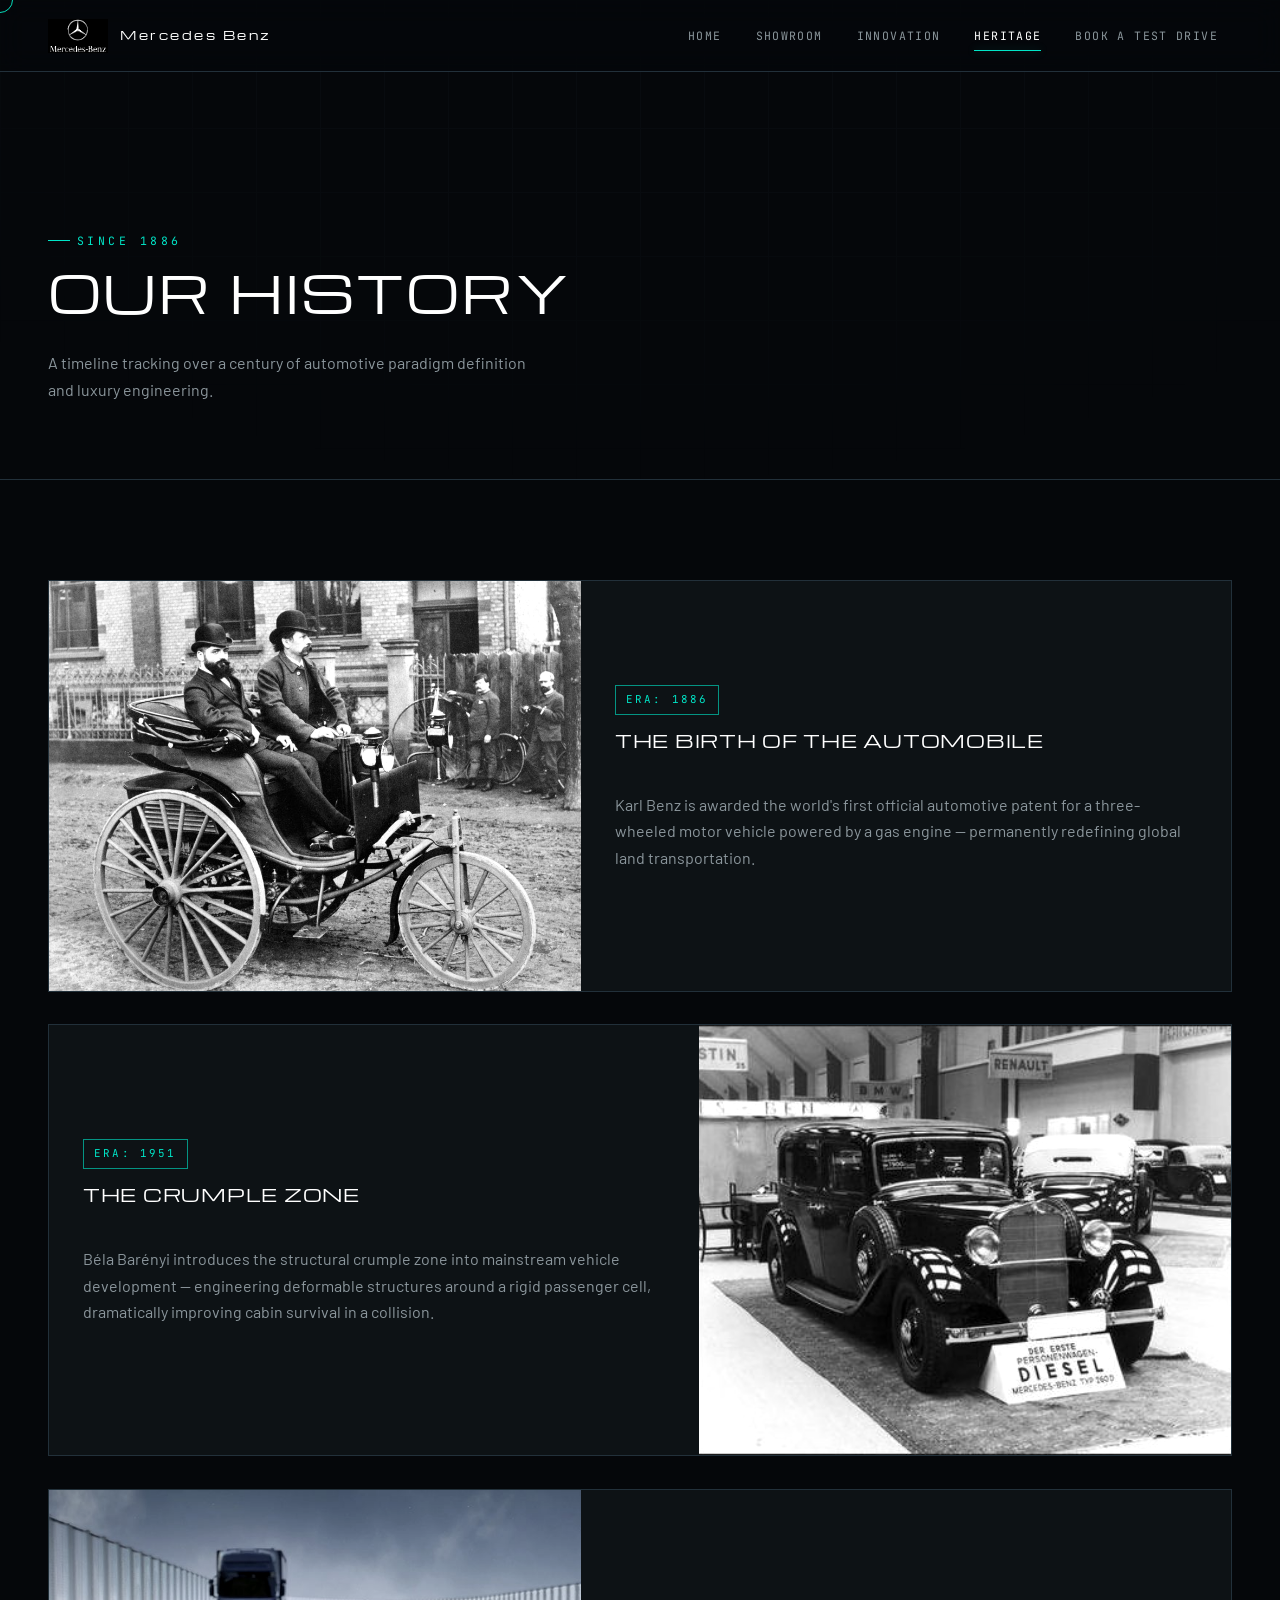
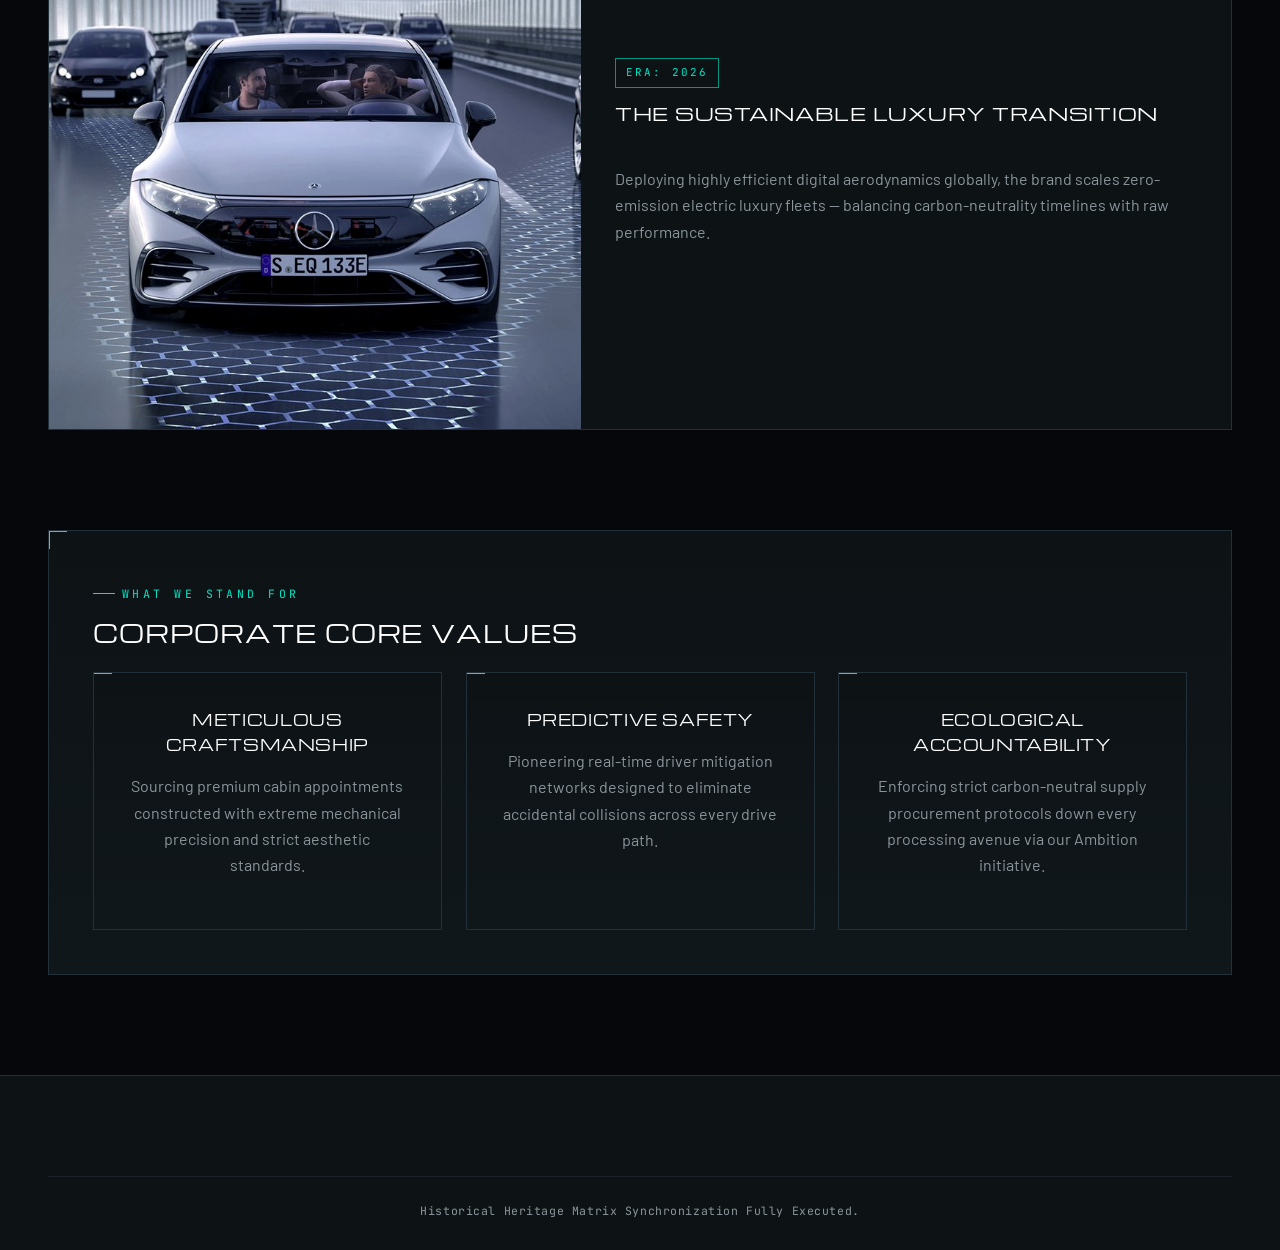
<file: about.html>
<!DOCTYPE html>
<html lang="en">
<head>
<meta charset="UTF-8">
<meta name="viewport" content="width=device-width, initial-scale=1.0">
<title>Heritage | Our History</title>
<link rel="icon" href="logo.jfif">
<link rel="preconnect" href="https://fonts.googleapis.com">
<link href="https://fonts.googleapis.com/css2?family=Michroma&family=Barlow:wght@300;400;500;600;700&family=JetBrains+Mono:wght@400;500&display=swap" rel="stylesheet">
<link rel="stylesheet" href="assets/fx.css">
</head>
<body class="bg-dark text-light">

<header class="hud-nav">
  <div class="bar">
    <a class="brand" href="index.html">
      <img src="logo.jfif" alt="Mercedes-Benz">
      <span>Mercedes&nbsp;Benz</span>
    </a>
    <button class="nav-toggle" aria-label="Toggle navigation">&#9776;</button>
    <ul class="hud-links">
      <li><a href="index.html">Home</a></li>
      <li><a href="cars.html">Showroom</a></li>
      <li><a href="innovation.html">Innovation</a></li>
      <li><a href="about.html" class="active">Heritage</a></li>
      <li><a href="contact.html">Book a Test Drive</a></li>
    </ul>
  </div>
</header>

<main>
  <div class="page-head">
    <div class="container">
      <span class="eyebrow">Since 1886</span>
      <h1>Our History</h1>
      <p>A timeline tracking over a century of automotive paradigm definition and luxury engineering.</p>
    </div>
  </div>

  <section class="block">
    <div class="container">
      <div style="display:flex; flex-direction:column; gap:32px;">

        <article class="timeline-item tilt reveal reveal-l">
          <figure><img src="1886 motorwagen.jpg" alt="1886 Motorwagen Invention"></figure>
          <div class="copy">
            <span class="badge">ERA: 1886</span>
            <h2 style="font-size:1.15rem;">The Birth of the Automobile</h2>
            <p>Karl Benz is awarded the world's first official automotive patent for a three-wheeled motor vehicle powered by a gas engine — permanently redefining global land transportation.</p>
          </div>
        </article>

        <article class="timeline-item rev tilt reveal reveal-r">
          <figure><img src="1926.jpg" alt="1951 Safety Crumple Zone"></figure>
          <div class="copy">
            <span class="badge">ERA: 1951</span>
            <h2 style="font-size:1.15rem;">The Crumple Zone</h2>
            <p>B&eacute;la Bar&eacute;nyi introduces the structural crumple zone into mainstream vehicle development — engineering deformable structures around a rigid passenger cell, dramatically improving cabin survival in a collision.</p>
          </div>
        </article>

        <article class="timeline-item tilt reveal reveal-l">
          <figure><img src="2026.jpg" alt="Modern Sustainable Luxury Fleet"></figure>
          <div class="copy">
            <span class="badge">ERA: 2026</span>
            <h2 style="font-size:1.15rem;">The Sustainable Luxury Transition</h2>
            <p>Deploying highly efficient digital aerodynamics globally, the brand scales zero-emission electric luxury fleets — balancing carbon-neutrality timelines with raw performance.</p>
          </div>
        </article>

      </div>
    </div>
  </section>

  <section class="block" style="padding-top:0;">
    <div class="container">
      <div class="panel reveal" style="padding:44px;">
        <span class="eyebrow">What We Stand For</span>
        <h2 style="margin-top:.4em;">Corporate Core Values</h2>
        <div class="grid grid-3" style="margin-top:20px;">
          <div class="tilt panel" style="text-align:center;">
            <h3 style="font-size:.95rem;">Meticulous Craftsmanship</h3>
            <p>Sourcing premium cabin appointments constructed with extreme mechanical precision and strict aesthetic standards.</p>
          </div>
          <div class="tilt panel" style="text-align:center;">
            <h3 style="font-size:.95rem;">Predictive Safety</h3>
            <p>Pioneering real-time driver mitigation networks designed to eliminate accidental collisions across every drive path.</p>
          </div>
          <div class="tilt panel" style="text-align:center;">
            <h3 style="font-size:.95rem;">Ecological Accountability</h3>
            <p>Enforcing strict carbon-neutral supply procurement protocols down every processing avenue via our Ambition initiative.</p>
          </div>
        </div>
      </div>
    </div>
  </section>
</main>

<footer class="hud-footer">
  <div class="container">
    <div class="foot-bottom">Historical Heritage Matrix Synchronization Fully Executed.</div>
  </div>
</footer>

<script src="assets/fx.js"></script>
</body>
</html>
</file>
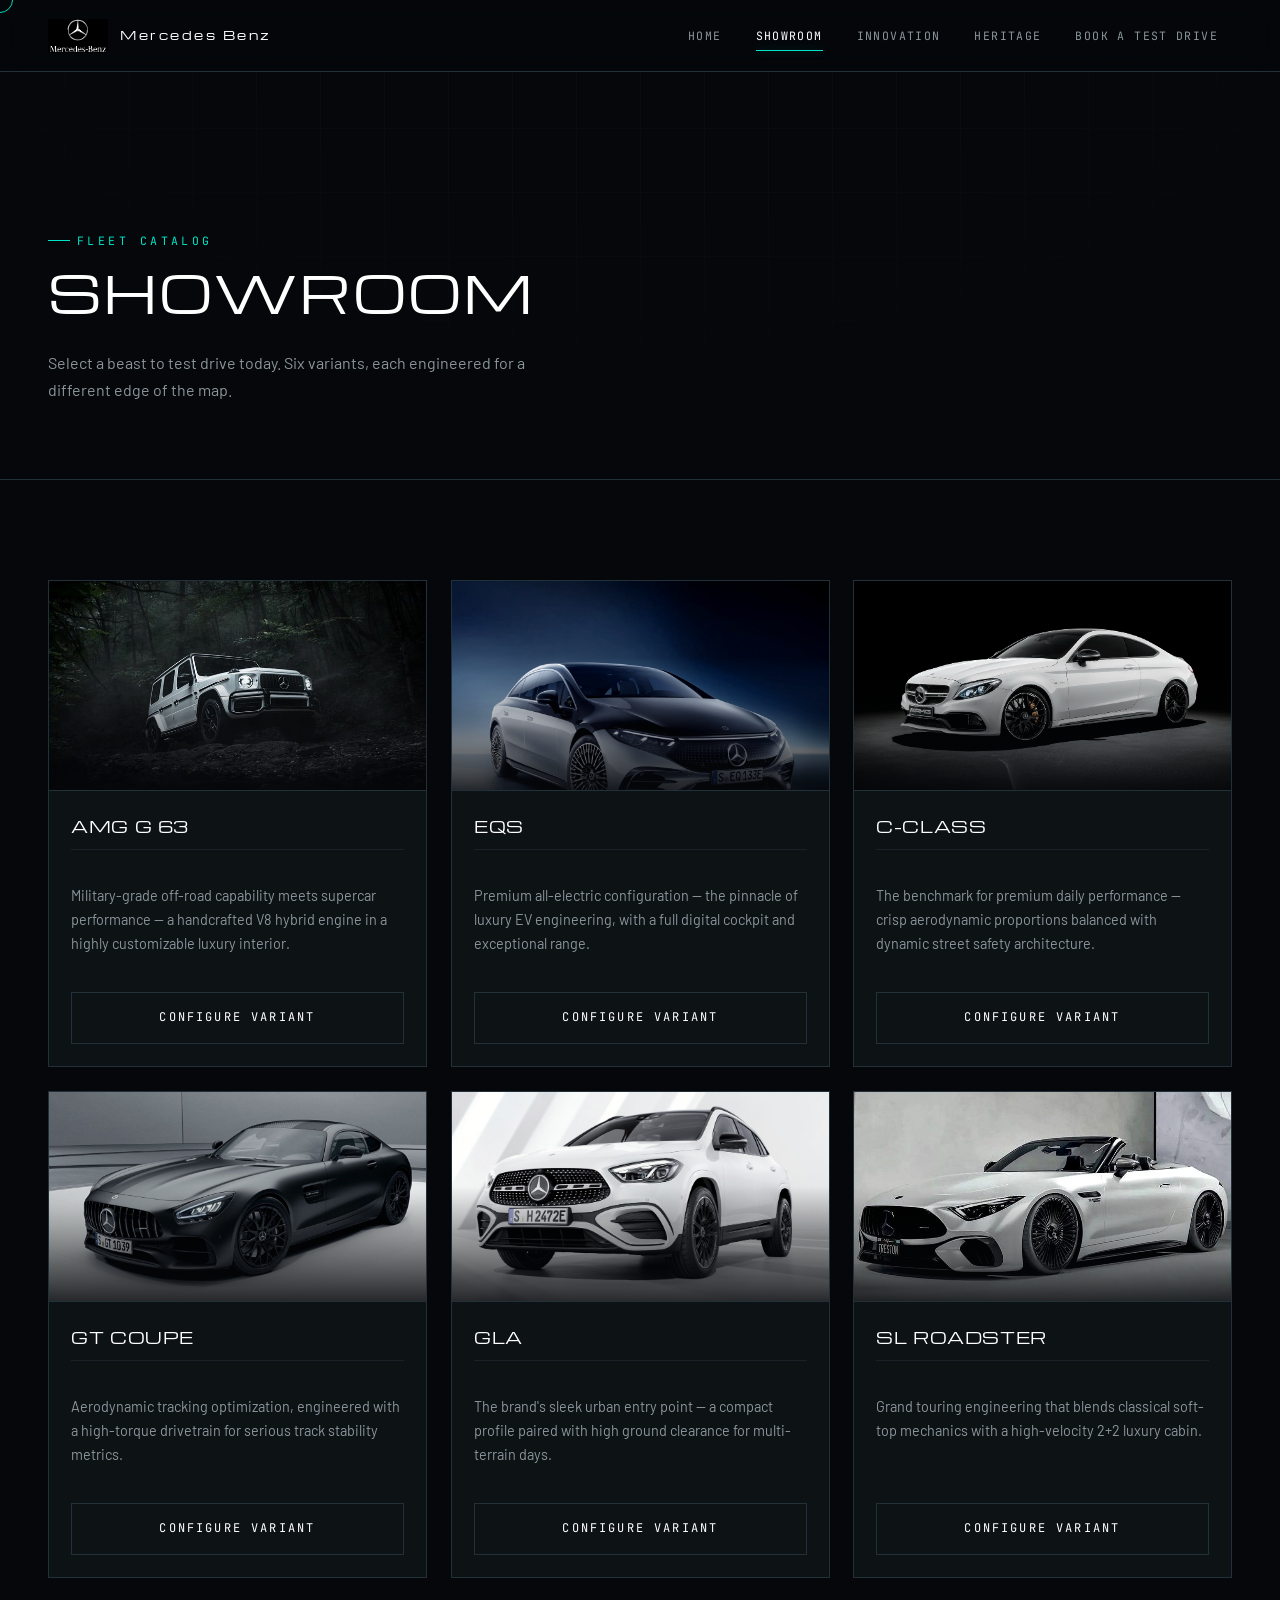
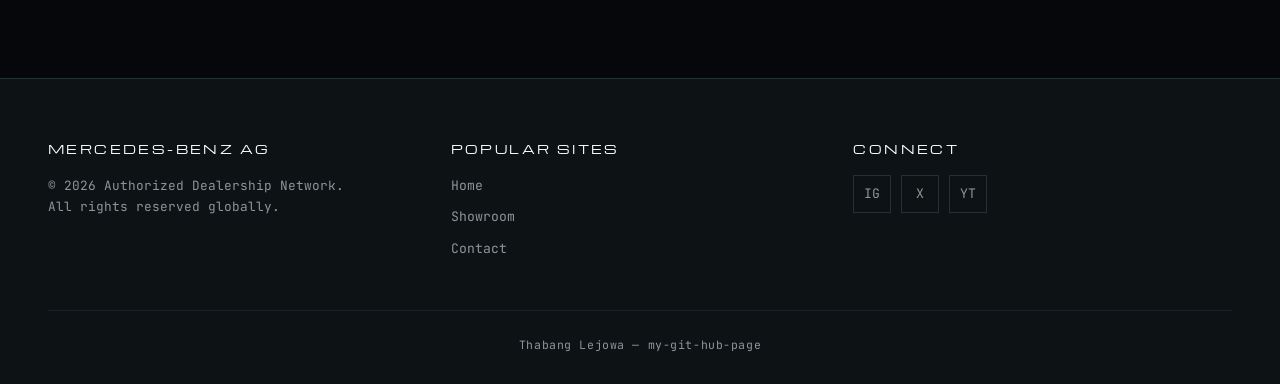
<file: cars.html>
<!DOCTYPE html>
<html lang="en">
<head>
<meta charset="UTF-8">
<meta name="viewport" content="width=device-width, initial-scale=1.0">
<title>Showroom | Mercedes-Benz</title>
<link rel="icon" href="logo.jfif">
<link rel="preconnect" href="https://fonts.googleapis.com">
<link href="https://fonts.googleapis.com/css2?family=Michroma&family=Barlow:wght@300;400;500;600;700&family=JetBrains+Mono:wght@400;500&display=swap" rel="stylesheet">
<link rel="stylesheet" href="assets/fx.css">
</head>
<body class="bg-dark text-light">

<header class="hud-nav">
  <div class="bar">
    <a class="brand" href="index.html">
      <img src="logo.jfif" alt="Mercedes-Benz">
      <span>Mercedes&nbsp;Benz</span>
    </a>
    <button class="nav-toggle" aria-label="Toggle navigation">&#9776;</button>
    <ul class="hud-links">
      <li><a href="index.html">Home</a></li>
      <li><a href="cars.html" class="active">Showroom</a></li>
      <li><a href="innovation.html">Innovation</a></li>
      <li><a href="about.html">Heritage</a></li>
      <li><a href="contact.html">Book a Test Drive</a></li>
    </ul>
  </div>
</header>

<main>
  <div class="page-head">
    <div class="container">
      <span class="eyebrow">Fleet Catalog</span>
      <h1>Showroom</h1>
      <p>Select a beast to test drive today. Six variants, each engineered for a different edge of the map.</p>
    </div>
  </div>

  <section class="block">
    <div class="container">
      <div class="grid grid-3">

        <article class="card tilt reveal">
          <figure><img src="G63amg.jfif" alt="Mercedes-AMG G 63"></figure>
          <div class="body">
            <h3>AMG G 63</h3>
            <p>Military-grade off-road capability meets supercar performance — a handcrafted V8 hybrid engine in a highly customizable luxury interior.</p>
          </div>
          <div class="foot"><a href="contact.html" class="btn ghost block">Configure Variant</a></div>
        </article>

        <article class="card tilt reveal">
          <figure><img src="Eqs.jpg" alt="Mercedes EQS"></figure>
          <div class="body">
            <h3>EQS</h3>
            <p>Premium all-electric configuration — the pinnacle of luxury EV engineering, with a full digital cockpit and exceptional range.</p>
          </div>
          <div class="foot"><a href="contact.html" class="btn ghost block">Configure Variant</a></div>
        </article>

        <article class="card tilt reveal">
          <figure><img src="c class.jpg" alt="Mercedes C-Class"></figure>
          <div class="body">
            <h3>C-Class</h3>
            <p>The benchmark for premium daily performance — crisp aerodynamic proportions balanced with dynamic street safety architecture.</p>
          </div>
          <div class="foot"><a href="contact.html" class="btn ghost block">Configure Variant</a></div>
        </article>

        <article class="card tilt reveal">
          <figure><img src="gt coupe.jpg" alt="Mercedes-AMG GT Coupe"></figure>
          <div class="body">
            <h3>GT Coupe</h3>
            <p>Aerodynamic tracking optimization, engineered with a high-torque drivetrain for serious track stability metrics.</p>
          </div>
          <div class="foot"><a href="contact.html" class="btn ghost block">Configure Variant</a></div>
        </article>

        <article class="card tilt reveal">
          <figure><img src="gla.jpg" alt="Mercedes GLA"></figure>
          <div class="body">
            <h3>GLA</h3>
            <p>The brand's sleek urban entry point — a compact profile paired with high ground clearance for multi-terrain days.</p>
          </div>
          <div class="foot"><a href="contact.html" class="btn ghost block">Configure Variant</a></div>
        </article>

        <article class="card tilt reveal">
          <figure><img src="sl roadstar.jpg" alt="Mercedes SL Roadster"></figure>
          <div class="body">
            <h3>SL Roadster</h3>
            <p>Grand touring engineering that blends classical soft-top mechanics with a high-velocity 2+2 luxury cabin.</p>
          </div>
          <div class="foot"><a href="contact.html" class="btn ghost block">Configure Variant</a></div>
        </article>

      </div>
    </div>
  </section>
</main>

<footer class="hud-footer">
  <div class="container">
    <div class="grid grid-3">
      <div>
        <h6>Mercedes-Benz AG</h6>
        <p class="mono" style="font-size:.8rem;">&copy; 2026 Authorized Dealership Network.<br>All rights reserved globally.</p>
      </div>
      <div>
        <h6>Popular Sites</h6>
        <a href="index.html">Home</a>
        <a href="cars.html">Showroom</a>
        <a href="contact.html">Contact</a>
      </div>
      <div>
        <h6>Connect</h6>
        <nav class="social">
          <a href="https://www.instagram.com/mercedesbenz/?hl=en" target="_blank" rel="noopener">IG</a>
          <a href="https://x.com/MercedesBenz" target="_blank" rel="noopener">X</a>
          <a href="https://www.youtube.com/@MercedesBenz" target="_blank" rel="noopener">YT</a>
        </nav>
      </div>
    </div>
    <div class="foot-bottom">Thabang Lejowa &mdash; my-git-hub-page</div>
  </div>
</footer>

<script src="assets/fx.js"></script>
</body>
</html>
</file>
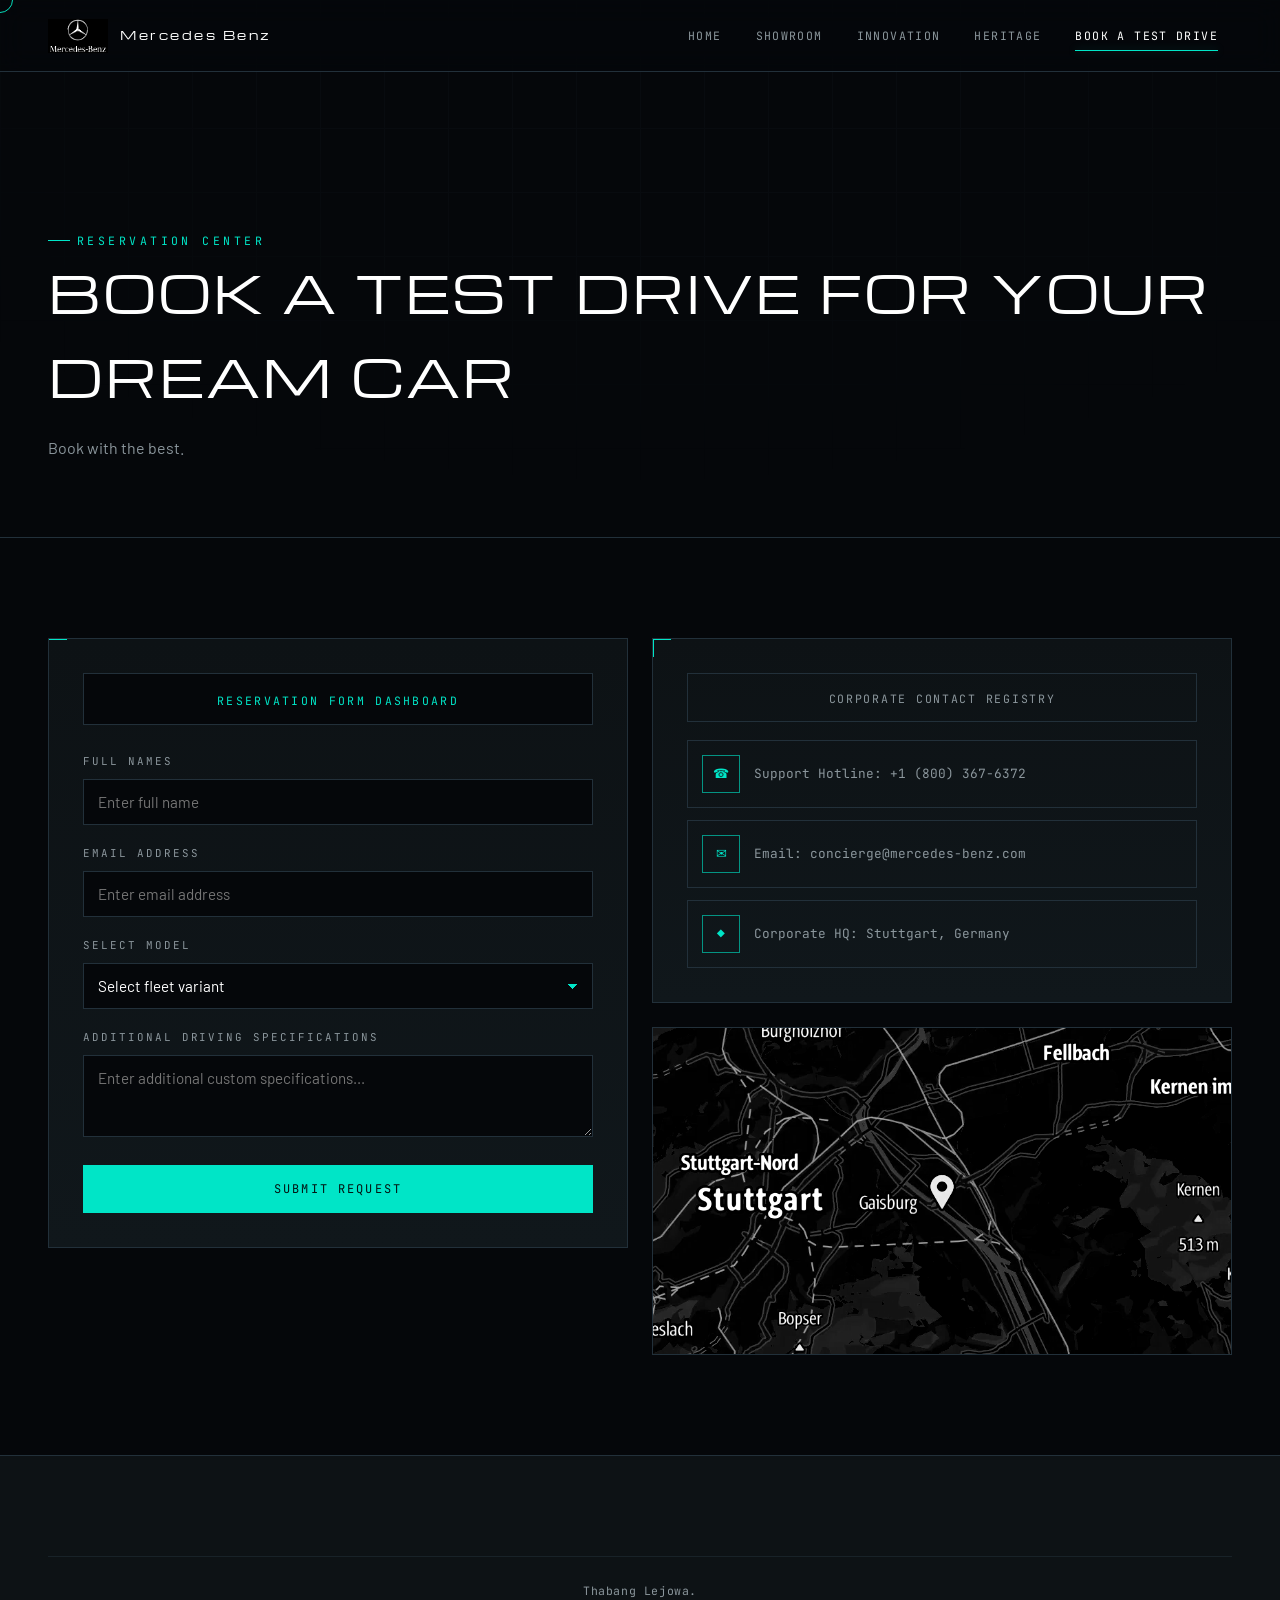
<file: contact.html>
<!DOCTYPE html>
<html lang="en">
<head>
<meta charset="UTF-8">
<meta name="viewport" content="width=device-width, initial-scale=1.0">
<title>Book a Test Drive | Reservation Center</title>
<link rel="icon" href="logo.jfif">
<link rel="preconnect" href="https://fonts.googleapis.com">
<link href="https://fonts.googleapis.com/css2?family=Michroma&family=Barlow:wght@300;400;500;600;700&family=JetBrains+Mono:wght@400;500&display=swap" rel="stylesheet">
<link rel="stylesheet" href="assets/fx.css">
</head>
<body class="bg-dark text-light">

<header class="hud-nav">
  <div class="bar">
    <a class="brand" href="index.html">
      <img src="logo.jfif" alt="Mercedes-Benz">
      <span>Mercedes&nbsp;Benz</span>
    </a>
    <button class="nav-toggle" aria-label="Toggle navigation">&#9776;</button>
    <ul class="hud-links">
      <li><a href="index.html">Home</a></li>
      <li><a href="cars.html">Showroom</a></li>
      <li><a href="innovation.html">Innovation</a></li>
      <li><a href="about.html">Heritage</a></li>
      <li><a href="contact.html" class="active">Book a Test Drive</a></li>
    </ul>
  </div>
</header>

<main>
  <div class="page-head">
    <div class="container">
      <span class="eyebrow">Reservation Center</span>
      <h1>Book a Test Drive For Your Dream Car</h1>
      <p>Book with the best.</p>
    </div>
  </div>

  <section class="block">
    <div class="container">
      <div class="grid grid-2" style="align-items:start;">

        <div class="panel tilt reveal reveal-l">
          <div style="border:1px solid var(--line); text-align:center; padding:12px; margin-bottom:28px; background:var(--void);">
            <span class="mono" style="font-size:.72rem; letter-spacing:.2em; color:var(--teal);">RESERVATION FORM DASHBOARD</span>
          </div>

          <form action="" method="GET" onsubmit="alert('Fleet Test Drive Request Successfully Logged!'); return true;">
            <div class="field">
              <label>Full Names</label>
              <input type="text" placeholder="Enter full name" required>
            </div>
            <div class="field">
              <label>Email Address</label>
              <input type="email" placeholder="Enter email address" required>
            </div>
            <div class="field">
              <label>Select Model</label>
              <select required>
                <option value="" selected disabled>Select fleet variant</option>
                <option value="amg-g63">Mercedes-AMG G 63</option>
                <option value="eqe-suv">Mercedes-EQE SUV</option>
                <option value="s-class">Mercedes-Benz S-Class</option>
                <option value="sl-roadstar">Mercedes-SL Roadster</option>
                <option value="c-class">Mercedes-C Class</option>
                <option value="amg-gt-coupe">Mercedes-AMG GT Coupe</option>
              </select>
            </div>
            <div class="field">
              <label>Additional Driving Specifications</label>
              <textarea rows="3" placeholder="Enter additional custom specifications..."></textarea>
            </div>
            <button type="submit" class="btn solid block">Submit Request</button>
          </form>
        </div>

        <div class="reveal reveal-r" style="display:flex; flex-direction:column; gap:24px;">

          <div class="panel">
            <div style="border:1px solid var(--line); text-align:center; padding:10px; margin-bottom:18px;">
              <span class="mono" style="font-size:.72rem; letter-spacing:.15em; color:var(--chrome-dim);">CORPORATE CONTACT REGISTRY</span>
            </div>
            <div style="display:flex; flex-direction:column; gap:12px;">
              <div class="contact-row"><span class="ic">&#9742;</span><span>Support Hotline: +1 (800) 367-6372</span></div>
              <div class="contact-row"><span class="ic">&#9993;</span><span>Email: concierge@mercedes-benz.com</span></div>
              <div class="contact-row"><span class="ic">&#9670;</span><span>Corporate HQ: Stuttgart, Germany</span></div>
            </div>
          </div>

          <div class="panel tilt" style="padding:0; overflow:hidden; flex:1; min-height:280px;">
            <img src="map.webp" alt="Corporate HQ map" style="width:100%; height:100%; min-height:280px; object-fit:cover; display:block; filter:grayscale(1) invert(1) contrast(1.2);">
          </div>

        </div>
      </div>
    </div>
  </section>
</main>

<footer class="hud-footer">
  <div class="container">
    <div class="foot-bottom">Thabang Lejowa.</div>
  </div>
</footer>

<script src="assets/fx.js"></script>
</body>
</html>
</file>
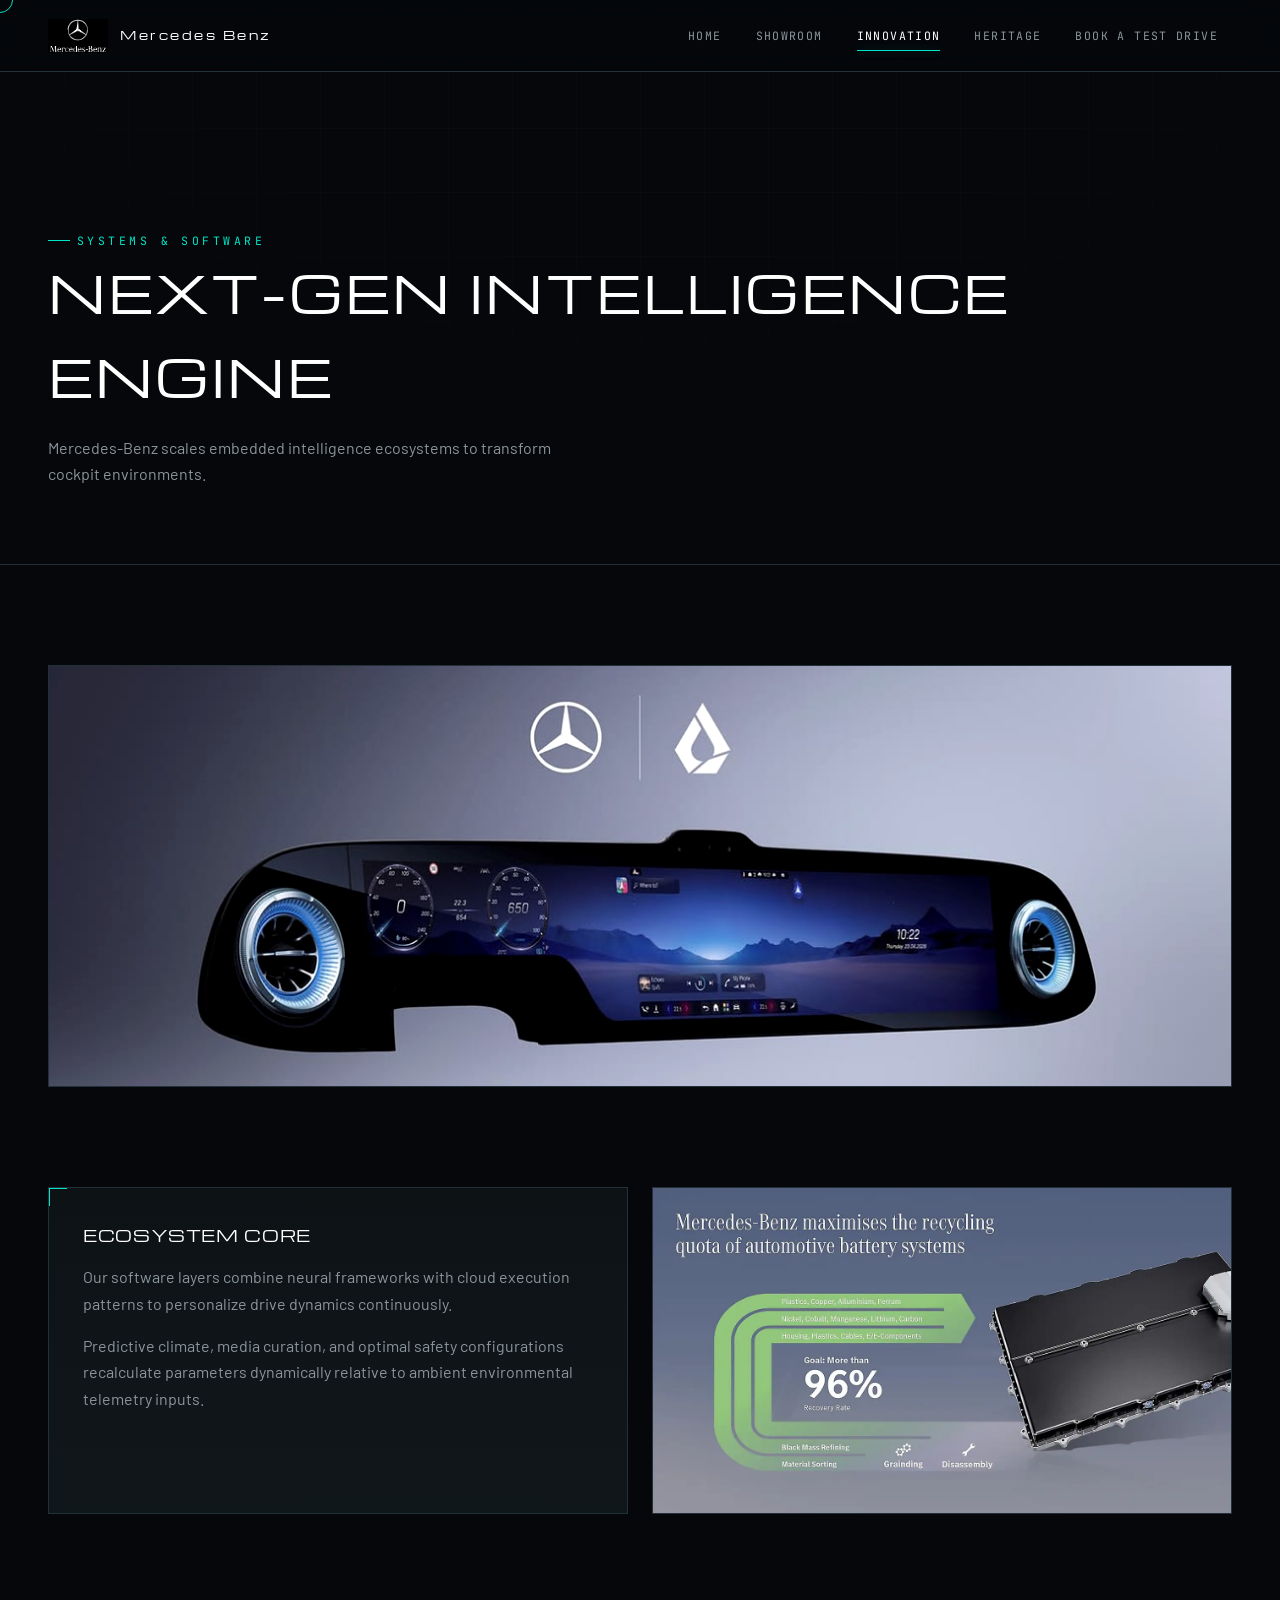
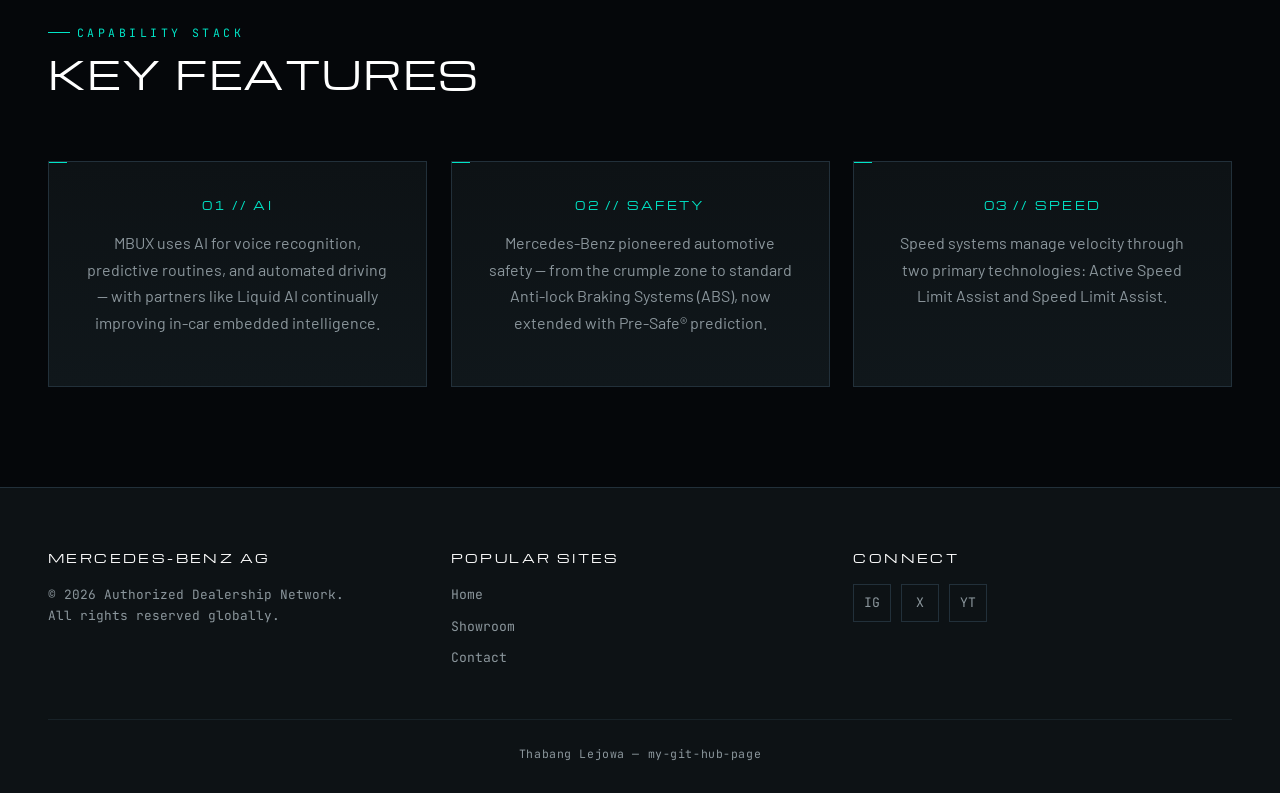
<file: innovation.html>
<!DOCTYPE html>
<html lang="en">
<head>
<meta charset="UTF-8">
<meta name="viewport" content="width=device-width, initial-scale=1.0">
<title>Innovation | Mercedes-Benz</title>
<link rel="icon" href="logo.jfif">
<link rel="preconnect" href="https://fonts.googleapis.com">
<link href="https://fonts.googleapis.com/css2?family=Michroma&family=Barlow:wght@300;400;500;600;700&family=JetBrains+Mono:wght@400;500&display=swap" rel="stylesheet">
<link rel="stylesheet" href="assets/fx.css">
</head>
<body class="bg-dark text-light">

<header class="hud-nav">
  <div class="bar">
    <a class="brand" href="index.html">
      <img src="logo.jfif" alt="Mercedes-Benz">
      <span>Mercedes&nbsp;Benz</span>
    </a>
    <button class="nav-toggle" aria-label="Toggle navigation">&#9776;</button>
    <ul class="hud-links">
      <li><a href="index.html">Home</a></li>
      <li><a href="cars.html">Showroom</a></li>
      <li><a href="innovation.html" class="active">Innovation</a></li>
      <li><a href="about.html">Heritage</a></li>
      <li><a href="contact.html">Book a Test Drive</a></li>
    </ul>
  </div>
</header>

<main>
  <div class="page-head">
    <div class="container">
      <span class="eyebrow">Systems &amp; Software</span>
      <h1>Next-Gen Intelligence Engine</h1>
      <p>Mercedes-Benz scales embedded intelligence ecosystems to transform cockpit environments.</p>
    </div>
  </div>

  <section class="block" style="padding-bottom:0;">
    <div class="container">
      <div class="panel tilt reveal" style="padding:0; overflow:hidden;">
        <img src="MBUX.jpg" alt="MBUX Digital Hyperscreen" style="width:100%; height:420px; object-fit:cover; display:block; filter:grayscale(.15) contrast(1.05);">
      </div>
    </div>
  </section>

  <section class="block">
    <div class="container">
      <div class="grid grid-2" style="align-items:stretch;">
        <article class="panel reveal reveal-l">
          <h3 style="font-size:1rem;">Ecosystem Core</h3>
          <p>Our software layers combine neural frameworks with cloud execution patterns to personalize drive dynamics continuously.</p>
          <p>Predictive climate, media curation, and optimal safety configurations recalculate parameters dynamically relative to ambient environmental telemetry inputs.</p>
        </article>
        <article class="reveal reveal-r" style="border:1px solid var(--line); overflow:hidden;">
          <img src="battery innovation.jepg.webp" alt="Solid-state battery technology" style="width:100%; height:100%; object-fit:cover; display:block; min-height:220px;">
        </article>
      </div>
    </div>
  </section>

  <section class="block" style="padding-top:0;">
    <div class="container">
      <div class="section-head reveal">
        <span class="eyebrow">Capability Stack</span>
        <h2>Key Features</h2>
      </div>
      <div class="grid grid-3">
        <article class="panel tilt reveal" style="text-align:center;">
          <div style="font-family:'Michroma',sans-serif; font-size:.7rem; letter-spacing:.2em; color:var(--teal); margin-bottom:16px;">01 // AI</div>
          <p>MBUX uses AI for voice recognition, predictive routines, and automated driving — with partners like Liquid AI continually improving in-car embedded intelligence.</p>
        </article>
        <article class="panel tilt reveal" style="text-align:center;">
          <div style="font-family:'Michroma',sans-serif; font-size:.7rem; letter-spacing:.2em; color:var(--teal); margin-bottom:16px;">02 // SAFETY</div>
          <p>Mercedes-Benz pioneered automotive safety — from the crumple zone to standard Anti-lock Braking Systems (ABS), now extended with Pre-Safe&reg; prediction.</p>
        </article>
        <article class="panel tilt reveal" style="text-align:center;">
          <div style="font-family:'Michroma',sans-serif; font-size:.7rem; letter-spacing:.2em; color:var(--teal); margin-bottom:16px;">03 // SPEED</div>
          <p>Speed systems manage velocity through two primary technologies: Active Speed Limit Assist and Speed Limit Assist.</p>
        </article>
      </div>
    </div>
  </section>
</main>

<footer class="hud-footer">
  <div class="container">
    <div class="grid grid-3">
      <div>
        <h6>Mercedes-Benz AG</h6>
        <p class="mono" style="font-size:.8rem;">&copy; 2026 Authorized Dealership Network.<br>All rights reserved globally.</p>
      </div>
      <div>
        <h6>Popular Sites</h6>
        <a href="index.html">Home</a>
        <a href="cars.html">Showroom</a>
        <a href="contact.html">Contact</a>
      </div>
      <div>
        <h6>Connect</h6>
        <nav class="social">
          <a href="https://www.instagram.com/mercedesbenz/?hl=en" target="_blank" rel="noopener">IG</a>
          <a href="https://x.com/MercedesBenz" target="_blank" rel="noopener">X</a>
          <a href="https://www.youtube.com/@MercedesBenz" target="_blank" rel="noopener">YT</a>
        </nav>
      </div>
    </div>
    <div class="foot-bottom">Thabang Lejowa &mdash; my-git-hub-page</div>
  </div>
</footer>

<script src="assets/fx.js"></script>
</body>
</html>
</file>
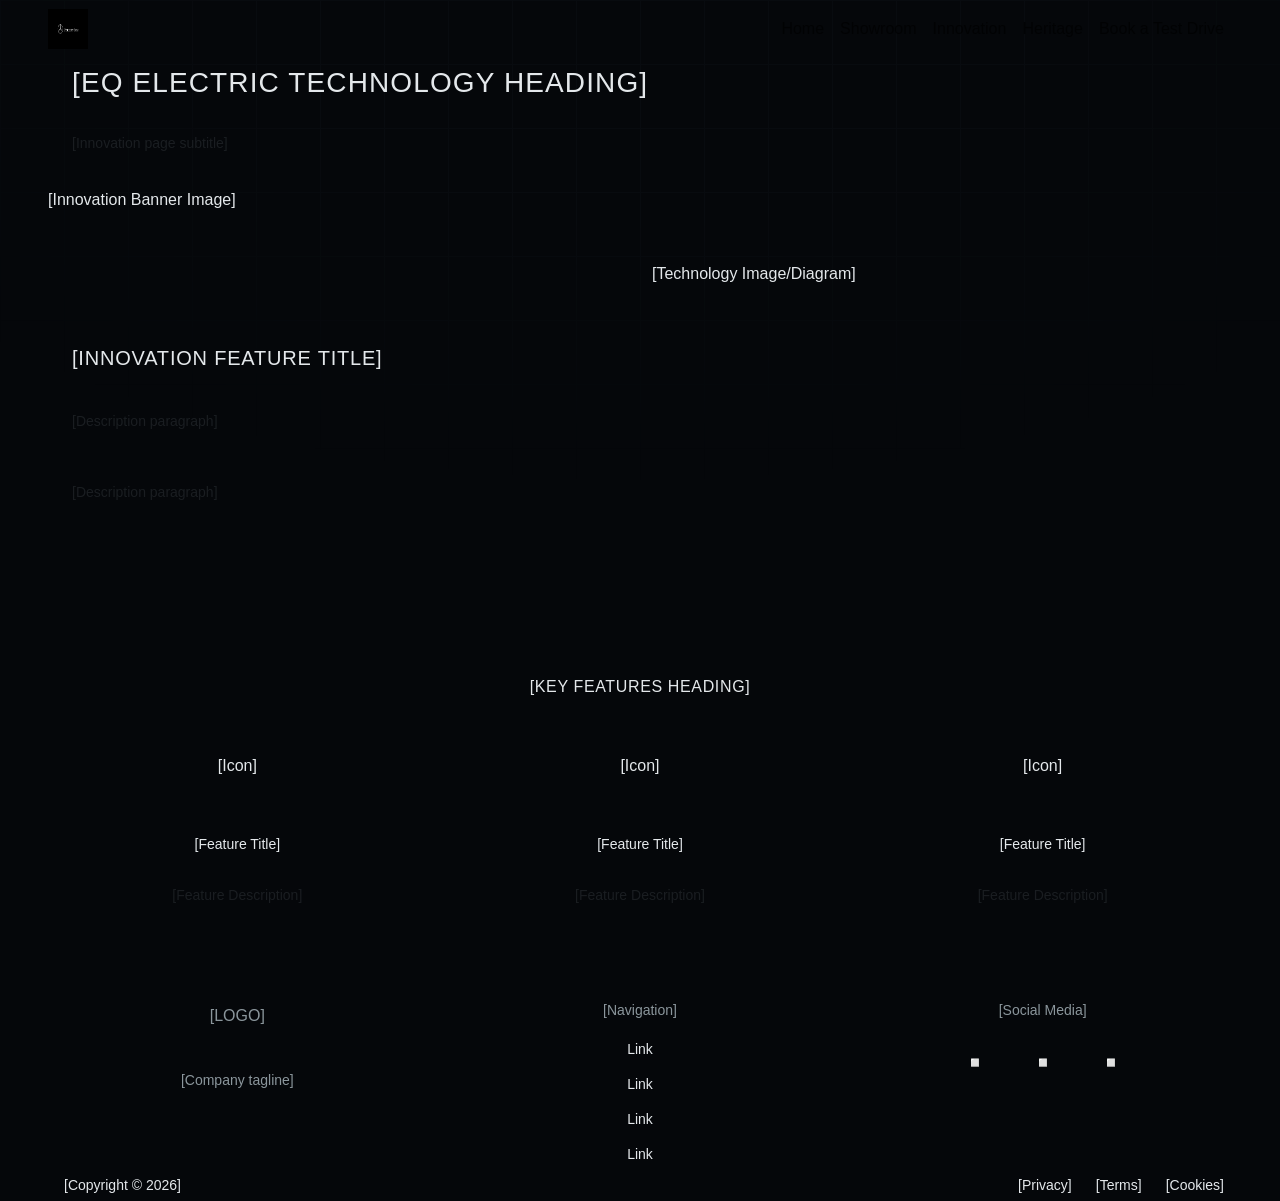
<file: Innovation.html>
<!DOCTYPE html>
<html lang="en">
<head>
    <meta charset="UTF-8">
    <meta name="viewport" content="width=device-width, initial-scale=1.0">
    <title>Mercedes-Benz Innovation</title>
    <link href="https://cdn.jsdelivr.net/npm/bootstrap@5.3.2/dist/css/bootstrap.min.css" rel="stylesheet">
    <link rel="stylesheet" href="styles.css">
</head>
<body>

    <header class="navbar navbar-expand-lg navbar-custom sticky-top">
        <section class="container">
            <article class="nav-box">
                <a class="navbar-brand m-0 p-0" href="index.html">
                    <img src="assets/logo.jfif" alt="Mercedes Logo" width="40" height="40">
                </a>
            </article>
            <nav class="collapse navbar-collapse justify-content-end">
                <ul class="navbar-nav">
                    <li class="nav-item nav-box"><a class="nav-link nav-link-custom" href="index.html">Home</a></li>
                    <li class="nav-item nav-box"><a class="nav-link nav-link-custom" href="cars.html">Showroom</a></li>
                    <li class="nav-item nav-box"><a class="nav-link nav-link-custom" href="innovation.html">Innovation</a></li>
                    <li class="nav-item nav-box"><a class="nav-link nav-link-custom" href="about.html">Heritage</a></li>
                    <li class="nav-item nav-box"><a class="nav-link nav-link-custom" href="contact.html">Book a Test Drive</a></li>
                </ul>
            </nav>
        </section>
    </header>

    <main>
        <header class="header-banner-section">
            <section class="container">
                <article class="wireframe-box d-inline-block px-4 py-2 mb-3">
                    <h1 class="h3 m-0 text-uppercase">[EQ ELECTRIC TECHNOLOGY HEADING]</h1>
                </article>
                <br>
                <article class="wireframe-box d-inline-block px-4 py-2 mb-4">
                    <p class="m-0 small text-muted">[Innovation page subtitle]</p>
                </article>
                <figure class="media-placeholder banner-placeholder">[Innovation Banner Image]</figure>
            </section>
        </header>

        <section class="container my-5">
            <section class="row align-items-center g-4">
                <article class="col-md-6">
                    <section class="wireframe-box p-4 h-100">
                        <header class="wireframe-box mb-3 py-2"><h2 class="h5 m-0">[Innovation Feature Title]</h2></header>
                        <p class="wireframe-box py-3 small text-muted">[Description paragraph]</p>
                        <p class="wireframe-box py-3 m-0 small text-muted">[Description paragraph]</p>
                    </section>
                </article>
                <article class="col-md-6">
                    <figure class="media-placeholder w-100" style="min-height: 320px;">[Technology Image/Diagram]</figure>
                </article>
            </section>
        </section>

        <section class="container my-5 pt-4">
            <header class="text-center mb-4">
                <div class="wireframe-box d-inline-block px-5 py-2">
                    <h3 class="h6 m-0 text-uppercase">[Key Features Heading]</h3>
                </div>
            </header>
            <section class="row g-4">
                <article class="col-md-4">
                    <section class="wireframe-box text-center p-4">
                        <div class="media-placeholder mx-auto mb-3" style="width:60px; min-height:60px;">[Icon]</div>
                        <div class="wireframe-box py-1 mb-2 small">[Feature Title]</div>
                        <div class="wireframe-box py-3 m-0 small text-muted">[Feature Description]</div>
                    </section>
                </article>
                <article class="col-md-4">
                    <section class="wireframe-box text-center p-4">
                        <div class="media-placeholder mx-auto mb-3" style="width:60px; min-height:60px;">[Icon]</div>
                        <div class="wireframe-box py-1 mb-2 small">[Feature Title]</div>
                        <div class="wireframe-box py-3 m-0 small text-muted">[Feature Description]</div>
                    </section>
                </article>
                <article class="col-md-4">
                    <section class="wireframe-box text-center p-4">
                        <div class="media-placeholder mx-auto mb-3" style="width:60px; min-height:60px;">[Icon]</div>
                        <div class="wireframe-box py-1 mb-2 small">[Feature Title]</div>
                        <div class="wireframe-box py-3 m-0 small text-muted">[Feature Description]</div>
                    </section>
                </article>
            </section>
        </section>
    </main>

    <footer class="footer-wrapper">
        <section class="container">
            <section class="row g-4">
                <article class="col-md-4">
                    <section class="footer-column-box text-center">
                        <p class="wireframe-box py-2">[LOGO]</p>
                        <p class="wireframe-box py-3 m-0 small">[Company tagline]</p>
                    </section>
                </article>
                <article class="col-md-4">
                    <section class="footer-column-box text-center">
                        <p class="wireframe-box py-1 mb-2 small">[Navigation]</p>
                        <div class="wireframe-box py-1 mb-1 small">Link</div>
                        <div class="wireframe-box py-1 mb-1 small">Link</div>
                        <div class="wireframe-box py-1 mb-1 small">Link</div>
                        <div class="wireframe-box py-1 m-0 small">Link</div>
                    </section>
                </article>
                <article class="col-md-4">
                    <section class="footer-column-box text-center">
                        <p class="wireframe-box py-1 mb-3 small">[Social Media]</p>
                        <div class="d-flex justify-content-center gap-3">
                            <span class="wireframe-box px-3 py-2 m-0">◽</span>
                            <span class="wireframe-box px-3 py-2 m-0">◽</span>
                            <span class="wireframe-box px-3 py-2 m-0">◽</span>
                        </div>
                    </section>
                </article>
            </section>
            <section class="footer-bottom-bar d-flex justify-content-between align-items-center">
                <article class="wireframe-box py-1 px-3 m-0 small">[Copyright &copy; 2026]</article>
                <nav class="d-flex gap-2">
                    <span class="wireframe-box py-1 px-2 small">[Privacy]</span>
                    <span class="wireframe-box py-1 px-2 small">[Terms]</span>
                    <span class="wireframe-box py-1 px-2 small">[Cookies]</span>
                </nav>
            </section>
        </section>
    </footer>

</body>
</html>
</file>
<file: assets/fx.css>
/* ============================================================
   MERCEDES-BENZ — ENGINEERING CORE THEME
   Blueprint / HUD aesthetic. One accent: EQ signature teal.
   ============================================================ */

:root{
  --void: #05070a;
  --panel: #0d1215;
  --panel-2: #10171b;
  --line: #22303a;
  --line-dim: #182228;
  --chrome: #e4e8eb;
  --chrome-dim: #8b969c;
  --teal: #00e5c7;
  --teal-dim: #049483;
  --teal-glow: rgba(0, 229, 199, .35);
  --danger: #ff5a4e;
  --radius: 2px;
  --ease: cubic-bezier(.16,.84,.44,1);
}

*{ box-sizing: border-box; }
html{ scroll-behavior: smooth; }

@media (prefers-reduced-motion: reduce){
  html{ scroll-behavior: auto; }
  *{ animation-duration: .001ms !important; animation-iteration-count: 1 !important; transition-duration: .001ms !important; }
}

body{
  margin:0;
  background: var(--void);
  color: var(--chrome);
  font-family: 'Barlow', 'Segoe UI', sans-serif;
  font-size: 16px;
  line-height: 1.65;
  overflow-x: hidden;
  position: relative;
}

/* faint drifting blueprint grid behind everything */
body::before{
  content:"";
  position: fixed; inset: 0;
  background-image:
    linear-gradient(var(--line-dim) 1px, transparent 1px),
    linear-gradient(90deg, var(--line-dim) 1px, transparent 1px);
  background-size: 64px 64px;
  opacity: .18;
  pointer-events: none;
  z-index: 0;
  mask-image: radial-gradient(ellipse 80% 60% at 50% 0%, #000 40%, transparent 90%);
}

h1,h2,h3,h4,h5,h6{
  font-family: 'Michroma', sans-serif;
  font-weight: 400;
  text-transform: uppercase;
  letter-spacing: .04em;
  color: #fff;
  margin: 0 0 .6em;
}

.mono{ font-family: 'JetBrains Mono', monospace; }
.eyebrow{
  font-family: 'JetBrains Mono', monospace;
  font-size: .72rem;
  letter-spacing: .3em;
  text-transform: uppercase;
  color: var(--teal);
  display: inline-flex;
  align-items: center;
  gap: .6em;
}
.eyebrow::before{
  content:"";
  width: 22px; height: 1px;
  background: var(--teal);
  display: inline-block;
}

p{ color: var(--chrome-dim); }
a{ color: inherit; }

.container{ max-width: 1240px; margin: 0 auto; padding: 0 28px; position: relative; z-index: 1; }

/* ---------------- NAV ---------------- */
.hud-nav{
  position: sticky; top:0; z-index: 200;
  backdrop-filter: blur(14px) saturate(140%);
  background: rgba(5,7,10,.72);
  border-bottom: 1px solid var(--line);
}
.hud-nav .bar{ display:flex; align-items:center; justify-content: space-between; padding: 16px 28px; max-width:1240px; margin:0 auto; }
.brand{ display:flex; align-items:center; gap:12px; text-decoration:none; }
.brand img{ height: 34px; width:auto; filter: grayscale(1) contrast(1.3) brightness(1.15); }
.brand span{ font-family:'Michroma',sans-serif; font-size:.78rem; letter-spacing:.2em; color:#fff; }

.hud-links{ display:flex; align-items:center; gap: 6px; list-style:none; margin:0; padding:0; }
.hud-links a{
  position: relative;
  text-decoration:none;
  font-family:'JetBrains Mono',monospace;
  font-size: .72rem;
  letter-spacing: .12em;
  text-transform: uppercase;
  color: var(--chrome-dim);
  padding: 10px 14px;
  display:inline-block;
  transition: color .25s var(--ease);
}
.hud-links a:hover, .hud-links a.active{ color: #fff; }
.hud-links a.active::after{
  content:"";
  position:absolute; left:14px; right:14px; bottom:4px; height:1px;
  background: var(--teal);
  box-shadow: 0 0 8px var(--teal-glow);
}
.nav-toggle{ display:none; background:none; border:1px solid var(--line); color:#fff; width:40px; height:40px; cursor:pointer; }
@media (max-width: 900px){
  .hud-links{ position:absolute; top:100%; left:0; right:0; flex-direction:column; align-items:stretch; background: rgba(5,7,10,.97); border-bottom:1px solid var(--line); max-height:0; overflow:hidden; transition: max-height .35s var(--ease); gap:0; }
  .hud-links.open{ max-height:400px; }
  .hud-links a{ padding: 16px 28px; border-bottom: 1px solid var(--line-dim); }
  .nav-toggle{ display:block; }
}

/* ---------------- HERO / CANVAS ---------------- */
.hero{
  position: relative;
  min-height: 92vh;
  display:flex; align-items:center;
  overflow:hidden;
  border-bottom: 1px solid var(--line);
}
.hero-canvas{ position:absolute; inset:0; z-index:0; }
.hero-scanline{
  position:absolute; inset:0; z-index:1; pointer-events:none;
  background: linear-gradient(to bottom, transparent 0%, var(--teal-glow) 50%, transparent 100%);
  height: 140px;
  opacity: .18;
  animation: scan 7s linear infinite;
  mix-blend-mode: screen;
}
@keyframes scan{ 0%{ transform: translateY(-140px);} 100%{ transform: translateY(100vh);} }

.hero-content{ position:relative; z-index:2; width:100%; padding: 120px 28px 80px; max-width:1240px; margin:0 auto; }
.hero-content h1{
  font-size: clamp(2.4rem, 6vw, 5rem);
  line-height: 1.02;
  margin: .3em 0 .35em;
  max-width: 14ch;
}
.hero-content h1 .accent{ color: var(--teal); text-shadow: 0 0 24px var(--teal-glow); }
.hero-lede{ max-width: 46ch; font-size: 1.05rem; margin-bottom: 2em; }

.hero-hud{
  position:absolute; z-index:2; inset: 0; pointer-events:none;
  padding: 24px;
}
.hud-corner{ position:absolute; width:26px; height:26px; border-color: var(--line); opacity:.7; }
.hud-corner.tl{ top:20px; left:20px; border-top:1px solid var(--teal); border-left:1px solid var(--teal); }
.hud-corner.br{ bottom:20px; right:20px; border-bottom:1px solid var(--teal); border-right:1px solid var(--teal); }
.hud-readout{
  position:absolute; right:28px; bottom:28px;
  font-family:'JetBrains Mono',monospace; font-size:.68rem; color: var(--teal-dim);
  text-align:right; line-height:1.8; letter-spacing:.05em; display:none;
}
@media (min-width:700px){ .hud-readout{ display:block; } }

/* ---------------- BUTTONS ---------------- */
.btn{
  display:inline-flex; align-items:center; gap:10px;
  font-family:'JetBrains Mono',monospace;
  font-size:.75rem; letter-spacing:.18em; text-transform:uppercase;
  padding: 15px 28px;
  border: 1px solid var(--teal);
  color: #fff; background: transparent;
  text-decoration:none; cursor:pointer;
  position:relative; overflow:hidden;
  transition: color .3s var(--ease);
}
.btn::before{
  content:""; position:absolute; inset:0; background: var(--teal);
  transform: scaleX(0); transform-origin: left; transition: transform .35s var(--ease); z-index:-1;
}
.btn:hover{ color:#031412; }
.btn:hover::before{ transform: scaleX(1); }
.btn.ghost{ border-color: var(--line); }
.btn.ghost:hover{ color:#fff; }
.btn.ghost::before{ background: var(--panel-2); }
.btn.solid{ background: var(--teal); color:#031412; border-color:var(--teal); }
.btn.solid:hover{ color:#031412; }
.btn.block{ width:100%; justify-content:center; }

/* ---------------- SECTIONS / PANELS ---------------- */
section.block{ padding: 100px 0; position:relative; z-index:1; }
.panel{
  background: linear-gradient(180deg, var(--panel), var(--panel-2));
  border: 1px solid var(--line);
  padding: 34px;
  position: relative;
}
.panel::before{
  content:""; position:absolute; top:0; left:0; width:18px; height:1px; background:var(--teal);
}
.panel::after{
  content:""; position:absolute; top:0; left:0; width:1px; height:18px; background:var(--teal);
}

.section-head{ margin-bottom: 56px; max-width: 640px; }
.section-head h2{ font-size: clamp(1.6rem, 3.4vw, 2.4rem); }

.grid{ display:grid; gap: 24px; }
.grid-2{ grid-template-columns: repeat(2, 1fr); }
.grid-3{ grid-template-columns: repeat(3, 1fr); }
@media (max-width: 900px){ .grid-2, .grid-3{ grid-template-columns: 1fr; } }

/* ---------------- TILT CARDS ---------------- */
.tilt{
  --rx: 0deg; --ry: 0deg; --mx: 50%; --my: 50%;
  transform: perspective(900px) rotateX(var(--rx)) rotateY(var(--ry));
  transition: transform .12s ease-out, border-color .3s ease;
  will-change: transform;
  position: relative;
}
.tilt::after{
  content:"";
  position:absolute; inset:0; pointer-events:none;
  background: radial-gradient(240px circle at var(--mx) var(--my), var(--teal-glow), transparent 60%);
  opacity: 0; transition: opacity .3s ease;
}
.tilt:hover::after{ opacity: .5; }
.tilt:hover{ border-color: var(--teal); }

/* ---------------- TABLE / DATA READOUT ---------------- */
.data-table{ width:100%; border-collapse: collapse; font-family:'JetBrains Mono',monospace; font-size:.82rem; }
.data-table tr{ border-bottom: 1px solid var(--line-dim); }
.data-table tr:last-child{ border-bottom:none; }
.data-table th, .data-table td{ padding: 14px 6px; text-align:left; font-weight:400; }
.data-table th{ color: var(--chrome-dim); width: 55%; }
.data-table td{ color: var(--teal); }

/* ---------------- CARD (showroom / feature) ---------------- */
.card{
  background: var(--panel);
  border: 1px solid var(--line);
  display:flex; flex-direction:column; height:100%;
}
.card figure{ margin:0; overflow:hidden; height:210px; border-bottom:1px solid var(--line); position:relative; }
.card figure img{ width:100%; height:100%; object-fit:cover; display:block; transition: transform .6s var(--ease), filter .6s var(--ease); filter: grayscale(.25) contrast(1.05); }
.card:hover figure img{ transform: scale(1.08); filter: grayscale(0) contrast(1.1); }
.card figure::after{ content:""; position:absolute; inset:0; background: linear-gradient(to top, rgba(5,7,10,.85), transparent 55%); }
.card .body{ padding: 22px; display:flex; flex-direction:column; gap:10px; flex:1; }
.card .body h3{ font-size: 1rem; border-bottom:1px solid var(--line-dim); padding-bottom:10px; }
.card .body p{ font-size:.9rem; flex:1; }
.card .foot{ padding: 0 22px 22px; }

/* ---------------- REVEAL ---------------- */
.reveal{ opacity:0; transform: translateY(36px); transition: opacity .8s var(--ease), transform .8s var(--ease); }
.reveal.in{ opacity:1; transform:none; }
.reveal-l{ transform: translateX(-40px); }
.reveal-l.in{ transform:none; }
.reveal-r{ transform: translateX(40px); }
.reveal-r.in{ transform:none; }

/* ---------------- TIMELINE ---------------- */
.timeline-item{ display:grid; grid-template-columns: .9fr 1.1fr; gap:0; border:1px solid var(--line); background:var(--panel); align-items:stretch; }
.timeline-item.rev{ direction: rtl; }
.timeline-item.rev > *{ direction: ltr; }
.timeline-item figure{ margin:0; height:100%; min-height:240px; overflow:hidden; position:relative; }
.timeline-item figure img{ width:100%; height:100%; object-fit:cover; filter: grayscale(.4) contrast(1.05); transition: filter .5s ease, transform .8s var(--ease); }
.timeline-item:hover figure img{ filter:grayscale(0); transform: scale(1.05); }
.timeline-item .copy{ padding: 34px; display:flex; flex-direction:column; justify-content:center; gap:10px; }
.badge{ display:inline-flex; align-self:flex-start; font-family:'JetBrains Mono',monospace; font-size:.68rem; letter-spacing:.2em; color:var(--teal); border:1px solid var(--teal-dim); padding:5px 10px; }
@media (max-width: 760px){ .timeline-item, .timeline-item.rev{ grid-template-columns: 1fr; direction:ltr; } .timeline-item figure{ min-height:200px; } }

/* ---------------- FORM ---------------- */
.field{ margin-bottom: 20px; }
.field label{ display:block; font-family:'JetBrains Mono',monospace; font-size:.68rem; letter-spacing:.18em; text-transform:uppercase; color: var(--chrome-dim); margin-bottom:8px; }
.field input, .field select, .field textarea{
  width:100%; background: var(--void); border:1px solid var(--line); color:#fff;
  padding: 13px 14px; font-family:'Barlow',sans-serif; font-size:.95rem; border-radius:0;
  transition: border-color .25s ease, box-shadow .25s ease;
}
.field input:focus, .field select:focus, .field textarea:focus{ outline:none; border-color: var(--teal); box-shadow: 0 0 0 3px var(--teal-glow); }
.field select{ appearance:none; background-image: linear-gradient(45deg, transparent 50%, var(--teal) 50%), linear-gradient(135deg, var(--teal) 50%, transparent 50%); background-position: calc(100% - 20px) center, calc(100% - 15px) center; background-size:5px 5px; background-repeat:no-repeat; }

.contact-row{ display:flex; align-items:center; gap:14px; border:1px solid var(--line); padding:14px; }
.contact-row .ic{ width:38px; height:38px; flex-shrink:0; border:1px solid var(--teal-dim); display:flex; align-items:center; justify-content:center; color:var(--teal); }
.contact-row span{ font-family:'JetBrains Mono',monospace; font-size:.8rem; color: var(--chrome-dim); }

/* ---------------- FOOTER ---------------- */
.hud-footer{ border-top: 1px solid var(--line); padding: 60px 0 30px; background: var(--panel); position:relative; z-index:1; }
.hud-footer h6{ color:#fff; font-size:.75rem; letter-spacing:.2em; margin-bottom:16px; }
.hud-footer a{ display:block; color: var(--chrome-dim); text-decoration:none; font-family:'JetBrains Mono',monospace; font-size:.82rem; margin-bottom:10px; transition: color .2s ease; }
.hud-footer a:hover{ color: var(--teal); }
.social{ display:flex; gap:10px; }
.social a{ width:38px; height:38px; border:1px solid var(--line); display:flex; align-items:center; justify-content:center; margin:0; }
.social a:hover{ border-color:var(--teal); }
.foot-bottom{ margin-top: 40px; padding-top: 24px; border-top:1px solid var(--line-dim); text-align:center; font-family:'JetBrains Mono',monospace; font-size:.72rem; color: var(--chrome-dim); letter-spacing:.05em; }

/* ---------------- PAGE HEADER (non-hero pages) ---------------- */
.page-head{ padding: 150px 0 60px; border-bottom:1px solid var(--line); position:relative; z-index:1; }
.page-head h1{ font-size: clamp(1.9rem, 4.4vw, 3.2rem); margin-bottom:.3em; }
.page-head p{ max-width:56ch; }

/* ---------------- CURSOR ---------------- */
.reticle{
  position: fixed; top:0; left:0; width:26px; height:26px;
  border:1px solid var(--teal); border-radius:50%;
  pointer-events:none; z-index:999; transform: translate(-50%,-50%);
  transition: width .2s ease, height .2s ease, background .2s ease, opacity .2s ease;
  mix-blend-mode: difference;
}
.reticle::before, .reticle::after{ content:""; position:absolute; background:var(--teal); }
.reticle::before{ left:50%; top:-6px; width:1px; height:6px; transform:translateX(-50%); }
.reticle::after{ left:-6px; top:50%; width:6px; height:1px; transform:translateY(-50%); }
.reticle.pointer{ width:46px; height:46px; background: var(--teal-glow); }
@media (hover:none){ .reticle{ display:none; } }

/* ---------------- COUNTERS ---------------- */
.stat{ text-align:center; }
.stat .num{ font-family:'Michroma',sans-serif; font-size: 2.4rem; color:#fff; }
.stat .lbl{ font-family:'JetBrains Mono',monospace; font-size:.68rem; letter-spacing:.15em; color:var(--teal); text-transform:uppercase; margin-top:6px; }

/* boot overlay */
#boot{
  position:fixed; inset:0; background:var(--void); z-index:9999;
  display:flex; align-items:center; justify-content:center; flex-direction:column; gap:14px;
  transition: opacity .6s ease, visibility .6s ease;
}
#boot.hidden{ opacity:0; visibility:hidden; pointer-events:none; }
#boot .bar{ width:220px; height:2px; background:var(--line); overflow:hidden; }
#boot .bar span{ display:block; height:100%; width:0%; background:var(--teal); box-shadow:0 0 10px var(--teal-glow); animation: load 1.1s var(--ease) forwards; }
@keyframes load{ to{ width:100%; } }
#boot p{ font-family:'JetBrains Mono',monospace; font-size:.68rem; letter-spacing:.3em; color:var(--teal-dim); }
</file>
<file: styles.css>
/* ============================================================
   MERCEDES-BENZ — ENGINEERING CORE THEME
   Blueprint / HUD aesthetic. One accent: EQ signature teal.
   ============================================================ */

:root{
  --void: #05070a;
  --panel: #0d1215;
  --panel-2: #10171b;
  --line: #22303a;
  --line-dim: #182228;
  --chrome: #e4e8eb;
  --chrome-dim: #8b969c;
  --teal: #00e5c7;
  --teal-dim: #049483;
  --teal-glow: rgba(0, 229, 199, .35);
  --danger: #ff5a4e;
  --radius: 2px;
  --ease: cubic-bezier(.16,.84,.44,1);
}

*{ box-sizing: border-box; }
html{ scroll-behavior: smooth; }

@media (prefers-reduced-motion: reduce){
  html{ scroll-behavior: auto; }
  *{ animation-duration: .001ms !important; animation-iteration-count: 1 !important; transition-duration: .001ms !important; }
}

body{
  margin:0;
  background: var(--void);
  color: var(--chrome);
  font-family: 'Barlow', 'Segoe UI', sans-serif;
  font-size: 16px;
  line-height: 1.65;
  overflow-x: hidden;
  position: relative;
}

/* faint drifting blueprint grid behind everything */
body::before{
  content:"";
  position: fixed; inset: 0;
  background-image:
    linear-gradient(var(--line-dim) 1px, transparent 1px),
    linear-gradient(90deg, var(--line-dim) 1px, transparent 1px);
  background-size: 64px 64px;
  opacity: .18;
  pointer-events: none;
  z-index: 0;
  mask-image: radial-gradient(ellipse 80% 60% at 50% 0%, #000 40%, transparent 90%);
}

h1,h2,h3,h4,h5,h6{
  font-family: 'Michroma', sans-serif;
  font-weight: 400;
  text-transform: uppercase;
  letter-spacing: .04em;
  color: #fff;
  margin: 0 0 .6em;
}

.mono{ font-family: 'JetBrains Mono', monospace; }
.eyebrow{
  font-family: 'JetBrains Mono', monospace;
  font-size: .72rem;
  letter-spacing: .3em;
  text-transform: uppercase;
  color: var(--teal);
  display: inline-flex;
  align-items: center;
  gap: .6em;
}
.eyebrow::before{
  content:"";
  width: 22px; height: 1px;
  background: var(--teal);
  display: inline-block;
}

p{ color: var(--chrome-dim); }
a{ color: inherit; }

.container{ max-width: 1240px; margin: 0 auto; padding: 0 28px; position: relative; z-index: 1; }

/* ---------------- NAV ---------------- */
.hud-nav{
  position: sticky; top:0; z-index: 200;
  backdrop-filter: blur(14px) saturate(140%);
  background: rgba(5,7,10,.72);
  border-bottom: 1px solid var(--line);
}
.hud-nav .bar{ display:flex; align-items:center; justify-content: space-between; padding: 16px 28px; max-width:1240px; margin:0 auto; }
.brand{ display:flex; align-items:center; gap:12px; text-decoration:none; }
.brand img{ height: 34px; width:auto; filter: grayscale(1) contrast(1.3) brightness(1.15); }
.brand span{ font-family:'Michroma',sans-serif; font-size:.78rem; letter-spacing:.2em; color:#fff; }

.hud-links{ display:flex; align-items:center; gap: 6px; list-style:none; margin:0; padding:0; }
.hud-links a{
  position: relative;
  text-decoration:none;
  font-family:'JetBrains Mono',monospace;
  font-size: .72rem;
  letter-spacing: .12em;
  text-transform: uppercase;
  color: var(--chrome-dim);
  padding: 10px 14px;
  display:inline-block;
  transition: color .25s var(--ease);
}
.hud-links a:hover, .hud-links a.active{ color: #fff; }
.hud-links a.active::after{
  content:"";
  position:absolute; left:14px; right:14px; bottom:4px; height:1px;
  background: var(--teal);
  box-shadow: 0 0 8px var(--teal-glow);
}
.nav-toggle{ display:none; background:none; border:1px solid var(--line); color:#fff; width:40px; height:40px; cursor:pointer; }
@media (max-width: 900px){
  .hud-links{ position:absolute; top:100%; left:0; right:0; flex-direction:column; align-items:stretch; background: rgba(5,7,10,.97); border-bottom:1px solid var(--line); max-height:0; overflow:hidden; transition: max-height .35s var(--ease); gap:0; }
  .hud-links.open{ max-height:400px; }
  .hud-links a{ padding: 16px 28px; border-bottom: 1px solid var(--line-dim); }
  .nav-toggle{ display:block; }
}

/* ---------------- HERO / CANVAS ---------------- */
.hero{
  position: relative;
  min-height: 92vh;
  display:flex; align-items:center;
  overflow:hidden;
  border-bottom: 1px solid var(--line);
}
.hero-canvas{ position:absolute; inset:0; z-index:0; }
.hero-scanline{
  position:absolute; inset:0; z-index:1; pointer-events:none;
  background: linear-gradient(to bottom, transparent 0%, var(--teal-glow) 50%, transparent 100%);
  height: 140px;
  opacity: .18;
  animation: scan 7s linear infinite;
  mix-blend-mode: screen;
}
@keyframes scan{ 0%{ transform: translateY(-140px);} 100%{ transform: translateY(100vh);} }

.hero-content{ position:relative; z-index:2; width:100%; padding: 120px 28px 80px; max-width:1240px; margin:0 auto; }
.hero-content h1{
  font-size: clamp(2.4rem, 6vw, 5rem);
  line-height: 1.02;
  margin: .3em 0 .35em;
  max-width: 14ch;
}
.hero-content h1 .accent{ color: var(--teal); text-shadow: 0 0 24px var(--teal-glow); }
.hero-lede{ max-width: 46ch; font-size: 1.05rem; margin-bottom: 2em; }

.hero-hud{
  position:absolute; z-index:2; inset: 0; pointer-events:none;
  padding: 24px;
}
.hud-corner{ position:absolute; width:26px; height:26px; border-color: var(--line); opacity:.7; }
.hud-corner.tl{ top:20px; left:20px; border-top:1px solid var(--teal); border-left:1px solid var(--teal); }
.hud-corner.br{ bottom:20px; right:20px; border-bottom:1px solid var(--teal); border-right:1px solid var(--teal); }
.hud-readout{
  position:absolute; right:28px; bottom:28px;
  font-family:'JetBrains Mono',monospace; font-size:.68rem; color: var(--teal-dim);
  text-align:right; line-height:1.8; letter-spacing:.05em; display:none;
}
@media (min-width:700px){ .hud-readout{ display:block; } }

/* ---------------- BUTTONS ---------------- */
.btn{
  display:inline-flex; align-items:center; gap:10px;
  font-family:'JetBrains Mono',monospace;
  font-size:.75rem; letter-spacing:.18em; text-transform:uppercase;
  padding: 15px 28px;
  border: 1px solid var(--teal);
  color: #fff; background: transparent;
  text-decoration:none; cursor:pointer;
  position:relative; overflow:hidden;
  transition: color .3s var(--ease);
}
.btn::before{
  content:""; position:absolute; inset:0; background: var(--teal);
  transform: scaleX(0); transform-origin: left; transition: transform .35s var(--ease); z-index:-1;
}
.btn:hover{ color:#031412; }
.btn:hover::before{ transform: scaleX(1); }
.btn.ghost{ border-color: var(--line); }
.btn.ghost:hover{ color:#fff; }
.btn.ghost::before{ background: var(--panel-2); }
.btn.solid{ background: var(--teal); color:#031412; border-color:var(--teal); }
.btn.solid:hover{ color:#031412; }
.btn.block{ width:100%; justify-content:center; }

/* ---------------- SECTIONS / PANELS ---------------- */
section.block{ padding: 100px 0; position:relative; z-index:1; }
.panel{
  background: linear-gradient(180deg, var(--panel), var(--panel-2));
  border: 1px solid var(--line);
  padding: 34px;
  position: relative;
}
.panel::before{
  content:""; position:absolute; top:0; left:0; width:18px; height:1px; background:var(--teal);
}
.panel::after{
  content:""; position:absolute; top:0; left:0; width:1px; height:18px; background:var(--teal);
}

.section-head{ margin-bottom: 56px; max-width: 640px; }
.section-head h2{ font-size: clamp(1.6rem, 3.4vw, 2.4rem); }

.grid{ display:grid; gap: 24px; }
.grid-2{ grid-template-columns: repeat(2, 1fr); }
.grid-3{ grid-template-columns: repeat(3, 1fr); }
@media (max-width: 900px){ .grid-2, .grid-3{ grid-template-columns: 1fr; } }

/* ---------------- TILT CARDS ---------------- */
.tilt{
  --rx: 0deg; --ry: 0deg; --mx: 50%; --my: 50%;
  transform: perspective(900px) rotateX(var(--rx)) rotateY(var(--ry));
  transition: transform .12s ease-out, border-color .3s ease;
  will-change: transform;
  position: relative;
}
.tilt::after{
  content:"";
  position:absolute; inset:0; pointer-events:none;
  background: radial-gradient(240px circle at var(--mx) var(--my), var(--teal-glow), transparent 60%);
  opacity: 0; transition: opacity .3s ease;
}
.tilt:hover::after{ opacity: .5; }
.tilt:hover{ border-color: var(--teal); }

/* ---------------- TABLE / DATA READOUT ---------------- */
.data-table{ width:100%; border-collapse: collapse; font-family:'JetBrains Mono',monospace; font-size:.82rem; }
.data-table tr{ border-bottom: 1px solid var(--line-dim); }
.data-table tr:last-child{ border-bottom:none; }
.data-table th, .data-table td{ padding: 14px 6px; text-align:left; font-weight:400; }
.data-table th{ color: var(--chrome-dim); width: 55%; }
.data-table td{ color: var(--teal); }

/* ---------------- CARD (showroom / feature) ---------------- */
.card{
  background: var(--panel);
  border: 1px solid var(--line);
  display:flex; flex-direction:column; height:100%;
}
.card figure{ margin:0; overflow:hidden; height:210px; border-bottom:1px solid var(--line); position:relative; }
.card figure img{ width:100%; height:100%; object-fit:cover; display:block; transition: transform .6s var(--ease), filter .6s var(--ease); filter: grayscale(.25) contrast(1.05); }
.card:hover figure img{ transform: scale(1.08); filter: grayscale(0) contrast(1.1); }
.card figure::after{ content:""; position:absolute; inset:0; background: linear-gradient(to top, rgba(5,7,10,.85), transparent 55%); }
.card .body{ padding: 22px; display:flex; flex-direction:column; gap:10px; flex:1; }
.card .body h3{ font-size: 1rem; border-bottom:1px solid var(--line-dim); padding-bottom:10px; }
.card .body p{ font-size:.9rem; flex:1; }
.card .foot{ padding: 0 22px 22px; }

/* ---------------- REVEAL ---------------- */
.reveal{ opacity:0; transform: translateY(36px); transition: opacity .8s var(--ease), transform .8s var(--ease); }
.reveal.in{ opacity:1; transform:none; }
.reveal-l{ transform: translateX(-40px); }
.reveal-l.in{ transform:none; }
.reveal-r{ transform: translateX(40px); }
.reveal-r.in{ transform:none; }

/* ---------------- TIMELINE ---------------- */
.timeline-item{ display:grid; grid-template-columns: .9fr 1.1fr; gap:0; border:1px solid var(--line); background:var(--panel); align-items:stretch; }
.timeline-item.rev{ direction: rtl; }
.timeline-item.rev > *{ direction: ltr; }
.timeline-item figure{ margin:0; height:100%; min-height:240px; overflow:hidden; position:relative; }
.timeline-item figure img{ width:100%; height:100%; object-fit:cover; filter: grayscale(.4) contrast(1.05); transition: filter .5s ease, transform .8s var(--ease); }
.timeline-item:hover figure img{ filter:grayscale(0); transform: scale(1.05); }
.timeline-item .copy{ padding: 34px; display:flex; flex-direction:column; justify-content:center; gap:10px; }
.badge{ display:inline-flex; align-self:flex-start; font-family:'JetBrains Mono',monospace; font-size:.68rem; letter-spacing:.2em; color:var(--teal); border:1px solid var(--teal-dim); padding:5px 10px; }
@media (max-width: 760px){ .timeline-item, .timeline-item.rev{ grid-template-columns: 1fr; direction:ltr; } .timeline-item figure{ min-height:200px; } }

/* ---------------- FORM ---------------- */
.field{ margin-bottom: 20px; }
.field label{ display:block; font-family:'JetBrains Mono',monospace; font-size:.68rem; letter-spacing:.18em; text-transform:uppercase; color: var(--chrome-dim); margin-bottom:8px; }
.field input, .field select, .field textarea{
  width:100%; background: var(--void); border:1px solid var(--line); color:#fff;
  padding: 13px 14px; font-family:'Barlow',sans-serif; font-size:.95rem; border-radius:0;
  transition: border-color .25s ease, box-shadow .25s ease;
}
.field input:focus, .field select:focus, .field textarea:focus{ outline:none; border-color: var(--teal); box-shadow: 0 0 0 3px var(--teal-glow); }
.field select{ appearance:none; background-image: linear-gradient(45deg, transparent 50%, var(--teal) 50%), linear-gradient(135deg, var(--teal) 50%, transparent 50%); background-position: calc(100% - 20px) center, calc(100% - 15px) center; background-size:5px 5px; background-repeat:no-repeat; }

.contact-row{ display:flex; align-items:center; gap:14px; border:1px solid var(--line); padding:14px; }
.contact-row .ic{ width:38px; height:38px; flex-shrink:0; border:1px solid var(--teal-dim); display:flex; align-items:center; justify-content:center; color:var(--teal); }
.contact-row span{ font-family:'JetBrains Mono',monospace; font-size:.8rem; color: var(--chrome-dim); }

/* ---------------- FOOTER ---------------- */
.hud-footer{ border-top: 1px solid var(--line); padding: 60px 0 30px; background: var(--panel); position:relative; z-index:1; }
.hud-footer h6{ color:#fff; font-size:.75rem; letter-spacing:.2em; margin-bottom:16px; }
.hud-footer a{ display:block; color: var(--chrome-dim); text-decoration:none; font-family:'JetBrains Mono',monospace; font-size:.82rem; margin-bottom:10px; transition: color .2s ease; }
.hud-footer a:hover{ color: var(--teal); }
.social{ display:flex; gap:10px; }
.social a{ width:38px; height:38px; border:1px solid var(--line); display:flex; align-items:center; justify-content:center; margin:0; }
.social a:hover{ border-color:var(--teal); }
.foot-bottom{ margin-top: 40px; padding-top: 24px; border-top:1px solid var(--line-dim); text-align:center; font-family:'JetBrains Mono',monospace; font-size:.72rem; color: var(--chrome-dim); letter-spacing:.05em; }

/* ---------------- PAGE HEADER (non-hero pages) ---------------- */
.page-head{ padding: 150px 0 60px; border-bottom:1px solid var(--line); position:relative; z-index:1; }
.page-head h1{ font-size: clamp(1.9rem, 4.4vw, 3.2rem); margin-bottom:.3em; }
.page-head p{ max-width:56ch; }

/* ---------------- CURSOR ---------------- */
.reticle{
  position: fixed; top:0; left:0; width:26px; height:26px;
  border:1px solid var(--teal); border-radius:50%;
  pointer-events:none; z-index:999; transform: translate(-50%,-50%);
  transition: width .2s ease, height .2s ease, background .2s ease, opacity .2s ease;
  mix-blend-mode: difference;
}
.reticle::before, .reticle::after{ content:""; position:absolute; background:var(--teal); }
.reticle::before{ left:50%; top:-6px; width:1px; height:6px; transform:translateX(-50%); }
.reticle::after{ left:-6px; top:50%; width:6px; height:1px; transform:translateY(-50%); }
.reticle.pointer{ width:46px; height:46px; background: var(--teal-glow); }
@media (hover:none){ .reticle{ display:none; } }

/* ---------------- COUNTERS ---------------- */
.stat{ text-align:center; }
.stat .num{ font-family:'Michroma',sans-serif; font-size: 2.4rem; color:#fff; }
.stat .lbl{ font-family:'JetBrains Mono',monospace; font-size:.68rem; letter-spacing:.15em; color:var(--teal); text-transform:uppercase; margin-top:6px; }

/* boot overlay */
#boot{
  position:fixed; inset:0; background:var(--void); z-index:9999;
  display:flex; align-items:center; justify-content:center; flex-direction:column; gap:14px;
  transition: opacity .6s ease, visibility .6s ease;
}
#boot.hidden{ opacity:0; visibility:hidden; pointer-events:none; }
#boot .bar{ width:220px; height:2px; background:var(--line); overflow:hidden; }
#boot .bar span{ display:block; height:100%; width:0%; background:var(--teal); box-shadow:0 0 10px var(--teal-glow); animation: load 1.1s var(--ease) forwards; }
@keyframes load{ to{ width:100%; } }
#boot p{ font-family:'JetBrains Mono',monospace; font-size:.68rem; letter-spacing:.3em; color:var(--teal-dim); }
</file>
